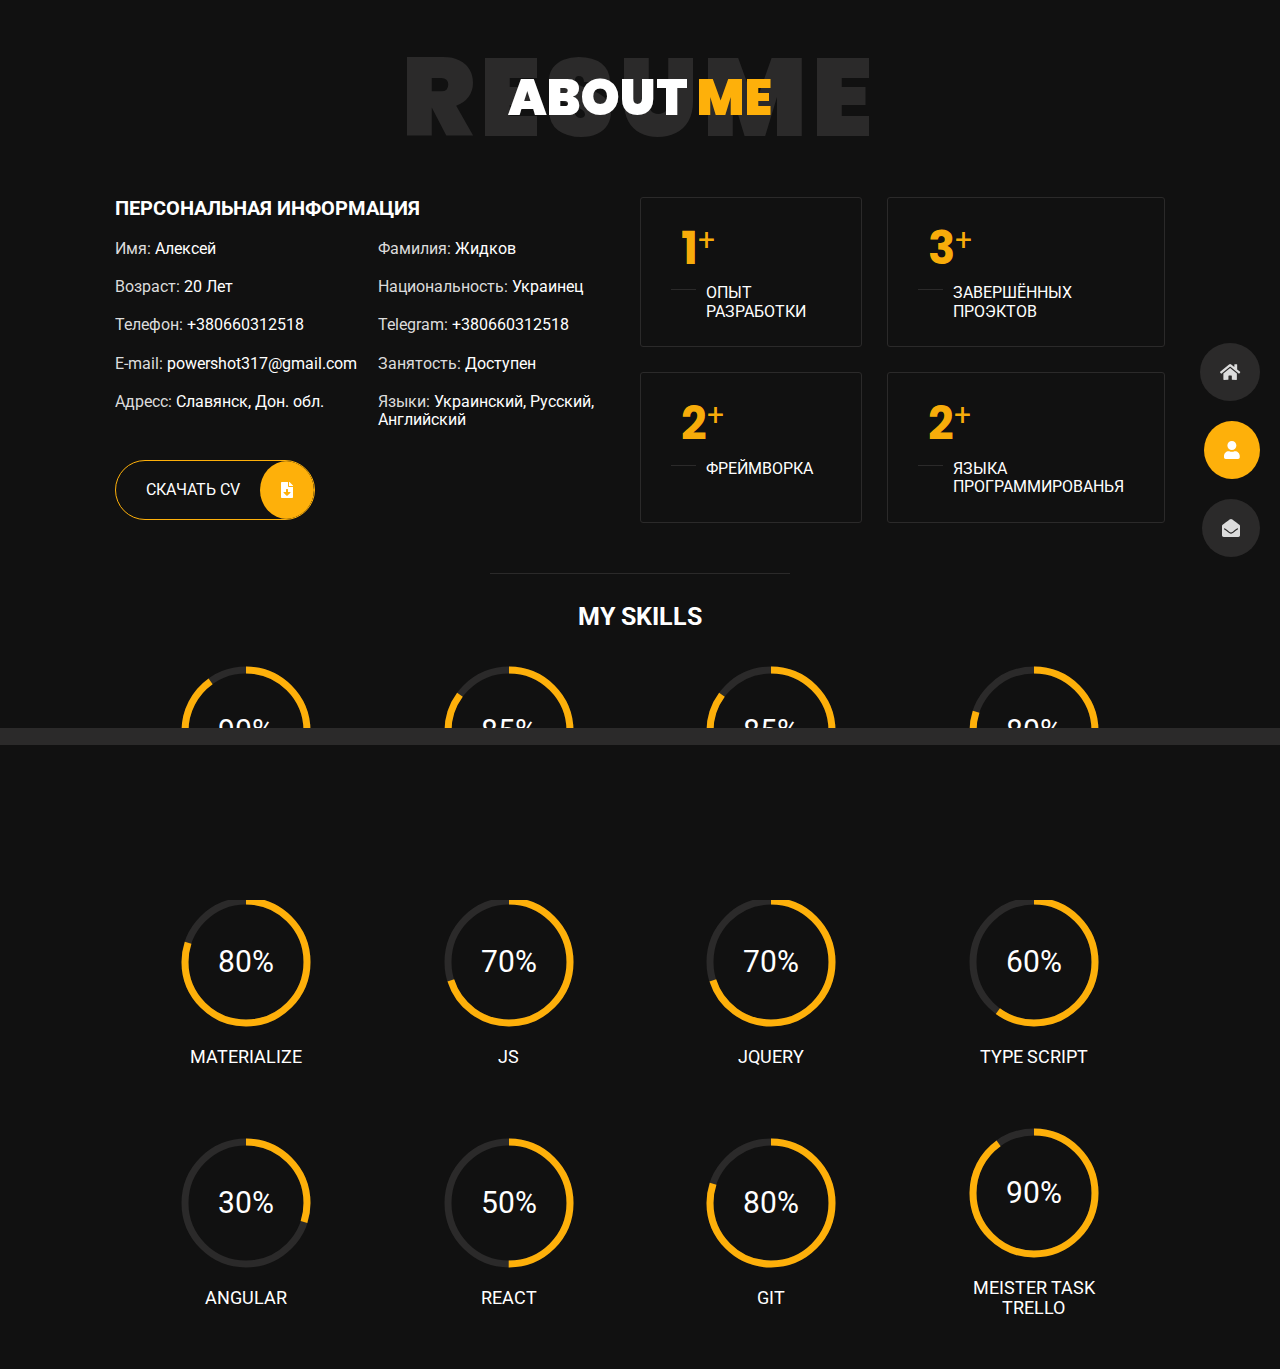
<file: about.html>
<!DOCTYPE html>
<html lang="ru">
<head>
    <meta charset="UTF-8">
    <meta http-equiv="X-UA-Compatible" content="IE=edge">
    <meta name="viewport" content="width=device-width, initial-scale=1.0">
    <title>Portfolio Alexey Zhidkov</title>
    <link rel="shortcut icon"  href="/img/favicon/favicon.png" type="image/png" />
    <link rel="stylesheet" href="css/normalize.css" />
    <link
    rel="stylesheet"
    href="https://cdnjs.cloudflare.com/ajax/libs/animate.css/4.1.1/animate.min.css"
  />
    <link rel="stylesheet" href="css/style.css" />
    <script src="js/fonts/all.js" defer></script>

    <!-- Preloader -->
    <script src="js/components/Preloader/preloader.js" defer></script>

    <!-- Header -->
    <script src="js/components/Header/header.js" defer></script>

    <!-- About page script -->
    <script src="js/components/About/about.js" defer></script>
</head>
<body>
    <div id="header">

    </div>

    <main class="wraper">
      <div id="about">
        <section class="title-section">
          <h1>About <span>me</span></h1>
          <span class="bg-title">Resume</span>
        </section>
        <div id="aboutMeBlock" class="about-me-block">
          
        </div>
      </div>
    </main>
</body>
</html>
</file>
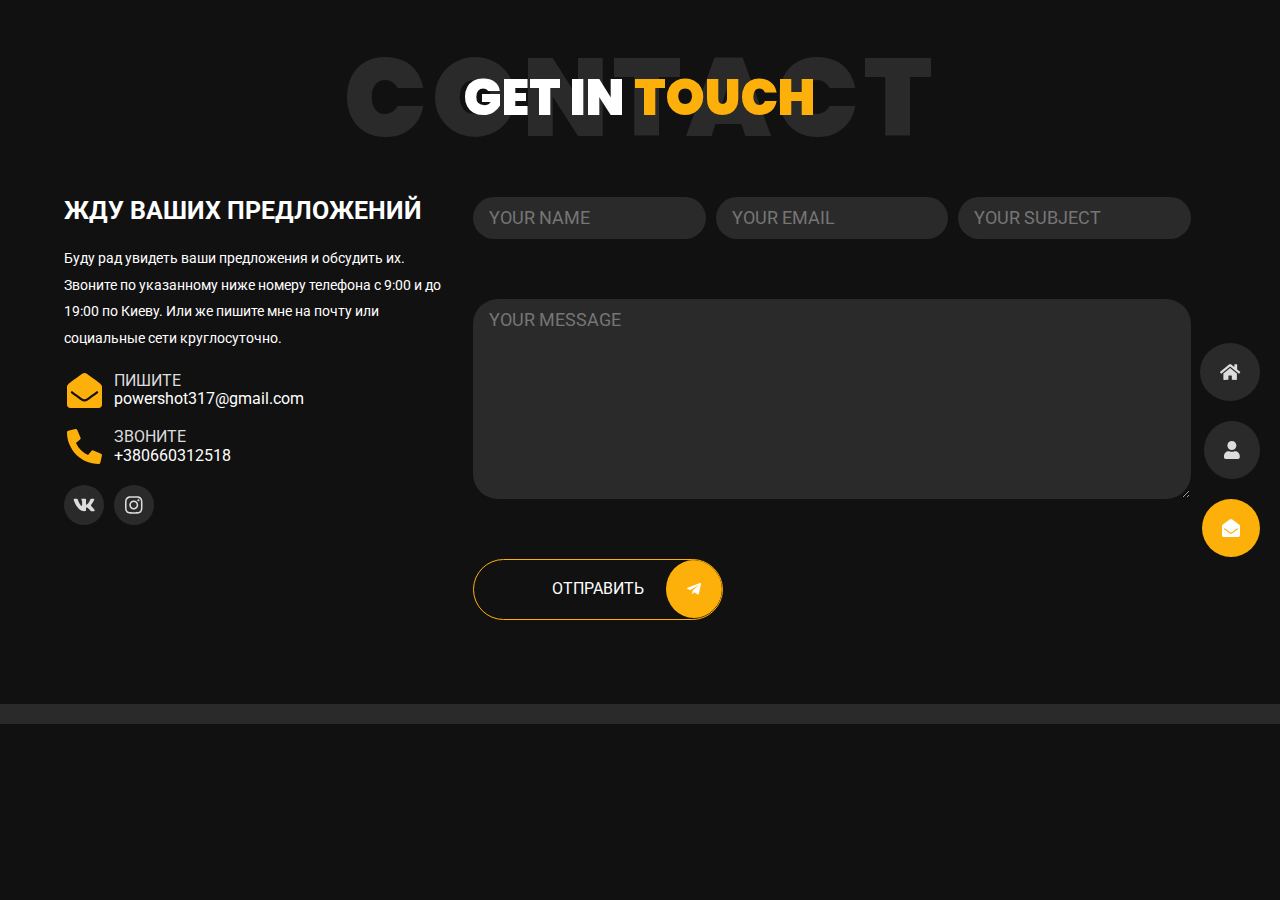
<file: contact.html>
<!DOCTYPE html>
<html lang="ru">
<head>
    <meta charset="UTF-8">
    <meta http-equiv="X-UA-Compatible" content="IE=edge">
    <meta name="viewport" content="width=device-width, initial-scale=1.0">
    <title>Portfolio Alexey Zhidkov</title>
    <link rel="shortcut icon"  href="/img/favicon/favicon.png" type="image/png" />
    <link rel="stylesheet" href="css/normalize.css" />
    <link rel="stylesheet" href="css/style.css" />
    <script src="js/fonts/all.js" defer></script>

    <!-- Preloader -->
    <script src="js/components/Preloader/preloader.js" defer></script>

    <!-- Header -->
    <script src="js/components/Header/header.js" defer></script>

    <!-- Contact page script -->
    <script src="js/components/Contact/contact.js" defer></script>
</head>
<body>
    <div id="header">
        
    </div>

    <main class="wraper">
        <div id="contact">
            <section class="title-section">
                <h1>get in <span>touch</span></h1>
                <span class="bg-title">Contact</span>
              </section>
              <div class="me-contact">

              </div>
        </div>
    </main>
</body>
</html>
</file>
<file: css/style.css>
@import url("https://fonts.googleapis.com/css2?family=Roboto:wght@300;400;500;700;900&display=swap");
@import url("https://fonts.googleapis.com/css2?family=Poppins:wght@100;200;300;400;500;600;700;800;900&display=swap");
* {
  margin: 0;
  padding: 0;
  -webkit-box-sizing: border-box;
          box-sizing: border-box;
  font-family: "Roboto", sans-serif;
}

body,
html,
h1,
h2,
h3,
h4,
h5,
p,
span,
ul,
li,
ol,
progress,
div,
header,
section,
footer,
main {
  margin: 0;
  padding: 0;
  list-style: none;
}

body {
  background-color: #111111;
}

::-moz-selection {
  background-color: rgba(255, 177, 10, 0.996);
  color: #fff;
}

::selection {
  background-color: rgba(255, 177, 10, 0.996);
  color: #fff;
}

::-webkit-scrollbar {
  width: 4px;
  background-color: #2b2a2a;
}

::-webkit-scrollbar-thumb {
  width: 100%;
  background-color: rgba(255, 177, 10, 0.996);
  border-radius: 3px;
}

#header header .desktop-menu {
  display: -webkit-box;
  display: -ms-flexbox;
  display: flex;
  -webkit-box-pack: end;
      -ms-flex-pack: end;
          justify-content: flex-end;
  -webkit-box-align: center;
      -ms-flex-align: center;
          align-items: center;
  height: 100%;
  position: fixed;
  z-index: 10;
  right: 20px;
}
#header header .desktop-menu ul {
  display: -ms-grid;
  display: grid;
  -ms-grid-columns: 1fr;
  grid-template-columns: 1fr;
  grid-row-gap: 20px;
  justify-items: end;
}
#header header .desktop-menu ul .header-link {
  -webkit-box-sizing: content-box;
          box-sizing: content-box;
  display: -webkit-box;
  display: -ms-flexbox;
  display: flex;
  -webkit-box-pack: center;
      -ms-flex-pack: center;
          justify-content: center;
  -webkit-box-align: center;
      -ms-flex-align: center;
          align-items: center;
  -webkit-box-orient: horizontal;
  -webkit-box-direction: reverse;
      -ms-flex-direction: row-reverse;
          flex-direction: row-reverse;
  color: #dcdcdc;
  background-color: #2b2a2a;
  padding: 20px;
  border-radius: 50%;
  text-decoration: none;
  text-transform: uppercase;
  -webkit-transition: background-color 0.2s ease-out;
  transition: background-color 0.2s ease-out;
}
#header header .desktop-menu ul .header-link:hover {
  color: #ffffff;
  background-color: rgba(255, 177, 10, 0.996);
  -webkit-box-shadow: 0px 0px 15px 3px rgba(255, 177, 10, 0.8);
          box-shadow: 0px 0px 15px 3px rgba(255, 177, 10, 0.8);
}
#header header .desktop-menu ul .header-link .icon {
  font-size: 18px;
}
#header header .desktop-menu ul .header-link span {
  display: none;
  margin-right: 20px;
}
#header header .desktop-menu ul .header-link-active {
  color: #ffffff;
  background-color: rgba(255, 177, 10, 0.996);
}
#header header .desktop-menu ul .header-link-hover {
  border-radius: 25px;
  -webkit-box-pack: justify;
      -ms-flex-pack: justify;
          justify-content: space-between;
}
#header header .desktop-menu ul .header-link-hover span {
  display: block;
}
#header header .mobile-menu-block {
  display: none;
}
#header header .mobile-menu-block .switch-menu__btn {
  display: -webkit-box;
  display: -ms-flexbox;
  display: flex;
  width: 50px;
  height: 50px;
  font-size: 20px;
  border-radius: 5px;
  color: #dcdcdc;
  text-decoration: none;
  outline: none;
  border: none;
  background-color: #2b2a2a;
  -webkit-box-pack: center;
      -ms-flex-pack: center;
          justify-content: center;
  -webkit-box-align: center;
      -ms-flex-align: center;
          align-items: center;
  cursor: pointer;
  position: fixed;
  z-index: 100;
  top: 20px;
  right: 20px;
}
#header header .mobile-menu-block .switch-menu__btn:hover {
  font-size: 22px;
  color: #ffffff;
}
#header header .mobile-menu-block .mobile-menu {
  width: 0%;
  height: 100vh;
  background: #2b2a2a;
  position: fixed;
  z-index: 10;
  top: 0;
  left: 0;
  -webkit-transition: width 0.2s ease-out;
  transition: width 0.2s ease-out;
  overflow: hidden;
}
#header header .mobile-menu-block .mobile-menu ul {
  margin-top: 65px;
  padding: 0 25px;
}
#header header .mobile-menu-block .mobile-menu ul li {
  cursor: pointer;
  border-bottom: 1px solid #a5a5a5;
}
#header header .mobile-menu-block .mobile-menu ul li:last-child {
  border-bottom: none;
}
#header header .mobile-menu-block .mobile-menu ul li .header-link {
  color: #ffffff;
  display: -webkit-box;
  display: -ms-flexbox;
  display: flex;
  -webkit-box-align: center;
      -ms-flex-align: center;
          align-items: center;
  text-decoration: none;
  padding: 20px 0;
  font-size: 25px;
  text-transform: uppercase;
}
#header header .mobile-menu-block .mobile-menu ul li .header-link:hover span {
  color: rgba(255, 177, 10, 0.996);
}
#header header .mobile-menu-block .mobile-menu ul li .header-link span {
  margin-left: 20px;
}
#header header .mobile-menu-block .mobile-menu ul li .header-link-active {
  color: rgba(255, 177, 10, 0.996);
}
#header header .mobile-menu-block .mobile-menu-active {
  width: 100%;
  overflow: auto;
}

.preloader {
  position: fixed;
  width: 100%;
  bottom: 0;
  display: -webkit-box;
  display: -ms-flexbox;
  display: flex;
  -webkit-box-orient: vertical;
  -webkit-box-direction: normal;
      -ms-flex-direction: column;
          flex-direction: column;
  -webkit-box-pack: end;
      -ms-flex-pack: end;
          justify-content: flex-end;
  z-index: 9999;
  -webkit-transition: all 0.5 linear;
  transition: all 0.5 linear;
}
.preloader .preloader-line {
  width: 100%;
  height: 10%;
  background-color: #2b2a2a;
}
.preloader .preloader-bg {
  width: 100%;
  height: 90%;
  background-color: #111111;
  -webkit-transition: all 0.5 linear;
  transition: all 0.5 linear;
}

.preloader-hide {
  -webkit-transition: all 0.5 linear;
  transition: all 0.5 linear;
}

.home {
  display: -webkit-box;
  display: -ms-flexbox;
  display: flex;
  -webkit-box-pack: center;
      -ms-flex-pack: center;
          justify-content: center;
  min-height: 100vh;
}
.home .color-bg-block {
  background-color: rgba(255, 177, 10, 0.996);
  width: 25%;
  height: 150vh;
  top: -20%;
  left: -75px;
  position: fixed;
  z-index: -1;
  -webkit-transform: rotate(-15deg);
          transform: rotate(-15deg);
}
.home .container {
  width: 95%;
  display: -webkit-box;
  display: -ms-flexbox;
  display: flex;
}
.home .container main {
  display: -webkit-box;
  display: -ms-flexbox;
  display: flex;
  width: 90%;
  -webkit-box-pack: justify;
      -ms-flex-pack: justify;
          justify-content: space-between;
  -webkit-box-align: center;
      -ms-flex-align: center;
          align-items: center;
  height: 100%;
}
.home .container main .img-block {
  width: 40%;
  height: 90%;
  border-radius: 20px;
  background-color: #000;
  background-image: url("../img/zwartevilt.png");
  background-repeat: repeat;
  -webkit-box-shadow: 0px 8px 15px 7px rgba(0, 0, 0, 0.5);
          box-shadow: 0px 8px 15px 7px rgba(0, 0, 0, 0.5);
  overflow: hidden;
}
.home .container main .img-block img {
  width: 100%;
  height: 100%;
  border-radius: 20px;
  -o-object-fit: cover;
     object-fit: cover;
}
.home .container main .info {
  width: 50%;
  color: #ffffff;
}
.home .container main .info h1 {
  font-size: 40px;
  text-transform: uppercase;
  padding-bottom: 25px;
}
.home .container main .info h1 span {
  display: block;
  color: rgba(255, 177, 10, 0.996);
}
.home .container main .info p {
  font-size: 18px;
  line-height: 1.9;
  padding-bottom: 20px;
}
.home .container main .info .more-info-btn {
  display: -webkit-box;
  display: -ms-flexbox;
  display: flex;
  max-width: 300px;
  padding: 20px;
  position: relative;
  -webkit-box-pack: center;
      -ms-flex-pack: center;
          justify-content: center;
  border: 1px solid rgba(255, 177, 10, 0.996);
  border-radius: 2em;
  text-decoration: none;
  color: #ffffff;
  text-align: center;
  text-transform: uppercase;
  overflow: hidden;
}
.home .container main .info .more-info-btn::before {
  content: "";
  display: block;
  position: absolute;
  top: 0;
  right: 0;
  width: 0%;
  height: 100%;
  -webkit-transition: all 0.2s linear;
  transition: all 0.2s linear;
  background-color: rgba(255, 177, 10, 0.996);
  z-index: -1;
  border-radius: 10%;
}
.home .container main .info .more-info-btn:hover {
  -webkit-box-shadow: 0px 0px 15px 3px rgba(255, 177, 10, 0.8);
          box-shadow: 0px 0px 15px 3px rgba(255, 177, 10, 0.8);
}
.home .container main .info .more-info-btn:hover::before {
  width: 110%;
}
.home .container main .info .more-info-btn .icon-block {
  display: -webkit-box;
  display: -ms-flexbox;
  display: flex;
  -webkit-box-pack: center;
      -ms-flex-pack: center;
          justify-content: center;
  -webkit-box-align: center;
      -ms-flex-align: center;
          align-items: center;
  position: absolute;
  right: 0;
  top: 0;
  padding: 21px;
  border-radius: 50%;
  background-color: rgba(255, 177, 10, 0.996);
}

#about {
  width: 90;
}
#about .title-section {
  width: 100%;
  padding: 35px 10px;
  position: relative;
}
#about .title-section h1 {
  position: absolute;
  text-transform: uppercase;
  top: 50%;
  left: 50%;
  font-family: "Poppins", sans-serif;
  font-weight: 900;
  color: #ffffff;
  font-size: 50px;
  -webkit-transform: translate(-50%, -50%);
          transform: translate(-50%, -50%);
}
#about .title-section h1 span {
  font-family: "Poppins", sans-serif;
  color: rgba(255, 177, 10, 0.996);
}
#about .title-section .bg-title {
  display: -webkit-box;
  display: -ms-flexbox;
  display: flex;
  -webkit-box-pack: center;
      -ms-flex-pack: center;
          justify-content: center;
  -webkit-box-align: center;
      -ms-flex-align: center;
          align-items: center;
  font-size: 110px;
  text-transform: uppercase;
  color: #2b2a2a;
  font-family: "Poppins", sans-serif;
  font-weight: 900;
  letter-spacing: 5px;
}
#about .about-me-block {
  width: 82%;
  max-width: 1200px;
  margin: 0 auto;
}
#about .about-me-block .about-info {
  display: -ms-grid;
  display: grid;
  -ms-grid-columns: 1fr 1fr;
  grid-template-columns: 1fr 1fr;
}
#about .about-me-block .about-info .info h3 {
  color: #ffffff;
  font-size: 20px;
  text-transform: uppercase;
  margin-bottom: 10px;
}
#about .about-me-block .about-info .info .presonal-info {
  display: -ms-grid;
  display: grid;
  -ms-grid-columns: 1fr 1fr;
  grid-template-columns: 1fr 1fr;
}
#about .about-me-block .about-info .info .presonal-info p {
  padding: 10px 0;
  color: #dcdcdc;
}
#about .about-me-block .about-info .info .presonal-info p span {
  color: #ffffff;
}
#about .about-me-block .about-info .info .open-modal-btn {
  margin-top: 20px;
  display: -webkit-box;
  display: -ms-flexbox;
  display: flex;
  min-width: 200px;
  padding: 20px;
  position: relative;
  padding-left: 30px;
  background-color: transparent;
  border: 1px solid rgba(255, 177, 10, 0.996);
  border-radius: 2em;
  text-decoration: none;
  color: #ffffff;
  text-transform: uppercase;
  overflow: hidden;
}
#about .about-me-block .about-info .info .open-modal-btn::before {
  content: "";
  display: block;
  position: absolute;
  top: 0;
  right: 0;
  width: 0%;
  height: 100%;
  -webkit-transition: all 0.2s linear;
  transition: all 0.2s linear;
  background-color: rgba(255, 177, 10, 0.996);
  z-index: -1;
  border-radius: 10%;
}
#about .about-me-block .about-info .info .open-modal-btn:hover {
  -webkit-box-shadow: 0px 0px 15px 3px rgba(255, 177, 10, 0.8);
          box-shadow: 0px 0px 15px 3px rgba(255, 177, 10, 0.8);
}
#about .about-me-block .about-info .info .open-modal-btn:hover::before {
  width: 110%;
}
#about .about-me-block .about-info .info .open-modal-btn .icon-block {
  display: -webkit-box;
  display: -ms-flexbox;
  display: flex;
  -webkit-box-pack: center;
      -ms-flex-pack: center;
          justify-content: center;
  -webkit-box-align: center;
      -ms-flex-align: center;
          align-items: center;
  position: absolute;
  right: 0;
  top: 0;
  padding: 21px;
  border-radius: 50%;
  background-color: rgba(255, 177, 10, 0.996);
}
#about .about-me-block .about-info .achievements {
  display: -ms-grid;
  display: grid;
  -ms-grid-columns: 1fr 25px 1fr;
  grid-template-columns: 1fr 1fr;
  grid-gap: 25px;
}
#about .about-me-block .about-info .achievements .item {
  padding: 25px 40px;
  border: 1px solid #2b2a2a;
  border-radius: 3px;
}
#about .about-me-block .about-info .achievements .item .count {
  display: -webkit-box;
  display: -ms-flexbox;
  display: flex;
  -webkit-box-align: start;
      -ms-flex-align: start;
          align-items: start;
  font-family: "Poppins", sans-serif;
  color: rgba(255, 177, 10, 0.996);
  font-size: 45px;
  font-weight: 700;
  padding-bottom: 10px;
}
#about .about-me-block .about-info .achievements .item .count span {
  font-weight: normal;
  font-size: 30px;
}
#about .about-me-block .about-info .achievements .item .description {
  padding-left: 25px;
  color: #ffffff;
  position: relative;
  text-transform: uppercase;
}
#about .about-me-block .about-info .achievements .item .description::after {
  content: "";
  width: 25px;
  height: 1px;
  position: absolute;
  left: -10px;
  top: 5px;
  background-color: #2b2a2a;
}
#about .about-me-block .me-skills {
  padding-top: 50px;
}
#about .about-me-block .me-skills h2 {
  padding-top: 30px;
  text-align: center;
  font-size: 25px;
  color: #ffffff;
  text-transform: uppercase;
  position: relative;
}
#about .about-me-block .me-skills h2::after {
  content: "";
  display: block;
  position: absolute;
  width: 300px;
  height: 1px;
  background-color: #2b2a2a;
  top: 0;
  left: 50%;
  -webkit-transform: translateX(-50%);
          transform: translateX(-50%);
}
#about .about-me-block .me-skills .skills-block {
  display: -webkit-box;
  display: -ms-flexbox;
  display: flex;
  -webkit-box-pack: center;
      -ms-flex-pack: center;
          justify-content: center;
  -ms-flex-wrap: wrap;
      flex-wrap: wrap;
  padding-top: 25px;
}
#about .about-me-block .me-skills .skills-block .item {
  width: 25%;
  display: -webkit-box;
  display: -ms-flexbox;
  display: flex;
  -webkit-box-orient: vertical;
  -webkit-box-direction: normal;
      -ms-flex-direction: column;
          flex-direction: column;
  -webkit-box-pack: center;
      -ms-flex-pack: center;
          justify-content: center;
}
#about .about-me-block .me-skills .skills-block .item .persent-circle-block {
  display: -webkit-box;
  display: -ms-flexbox;
  display: flex;
  -webkit-box-pack: center;
      -ms-flex-pack: center;
          justify-content: center;
  position: relative;
}
#about .about-me-block .me-skills .skills-block .item .persent-circle-block svg .progress-ring-circle-bg {
  stroke: #2b2a2a;
  -webkit-transform-origin: center;
          transform-origin: center;
  -webkit-transform: rotate(-90deg);
          transform: rotate(-90deg);
  fill: transparent;
}
#about .about-me-block .me-skills .skills-block .item .persent-circle-block svg .progress-ring-circle {
  -webkit-transform-origin: center;
          transform-origin: center;
  -webkit-transform: rotate(-90deg);
          transform: rotate(-90deg);
  stroke: rgba(255, 177, 10, 0.996);
  fill: transparent;
}
#about .about-me-block .me-skills .skills-block .item .persent-circle-block span {
  position: absolute;
  color: #ffffff;
  top: 50%;
  font-size: 30px;
  -webkit-transform: translateY(-50%);
          transform: translateY(-50%);
}
#about .about-me-block .me-skills .skills-block .item p {
  text-align: center;
  color: #ffffff;
  text-transform: uppercase;
  font-size: 18px;
  padding: 10px 0 50px 0;
}

#modalWindow {
  position: fixed;
  width: 100%;
  height: 100%;
  z-index: 1000;
  display: -webkit-box;
  display: -ms-flexbox;
  display: flex;
  -webkit-box-pack: center;
      -ms-flex-pack: center;
          justify-content: center;
  -webkit-box-align: center;
      -ms-flex-align: center;
          align-items: center;
}
#modalWindow .cover {
  width: 100%;
  height: 100%;
  position: absolute;
  background-color: rgba(0, 0, 0, 0.4);
  -webkit-backdrop-filter: blur(5px);
          backdrop-filter: blur(5px);
  cursor: pointer;
}
#modalWindow .modal-block {
  position: relative;
  width: 90%;
  max-width: 600px;
  padding: 0 25px;
  background-color: #111111;
  border-radius: 5px;
}
#modalWindow .modal-block .close {
  position: absolute;
  top: 10px;
  right: 10px;
  width: 40px;
  height: 40px;
  display: -webkit-box;
  display: -ms-flexbox;
  display: flex;
  -webkit-box-pack: center;
      -ms-flex-pack: center;
          justify-content: center;
  -webkit-box-align: center;
      -ms-flex-align: center;
          align-items: center;
  border-radius: 5px;
  border: none;
  color: #dcdcdc;
  font-size: 20px;
  background-color: #2b2a2a;
  cursor: pointer;
}
#modalWindow .modal-block .close .icon {
  -webkit-transition: all 0.2s ease-out;
  transition: all 0.2s ease-out;
  -webkit-transform: rotate(0deg);
          transform: rotate(0deg);
}
#modalWindow .modal-block .close:hover .icon {
  -webkit-transition: all 0.2s ease-out;
  transition: all 0.2s ease-out;
  -webkit-transform: rotate(180deg);
          transform: rotate(180deg);
}
#modalWindow .modal-block h3 {
  padding-top: 25px;
  font-size: 25px;
  text-align: center;
  text-transform: uppercase;
  letter-spacing: 2px;
  color: #ffffff;
}
#modalWindow .modal-block .select-lang-block {
  padding: 80px 0;
  display: -ms-grid;
  display: grid;
  -ms-grid-columns: 1fr 25px 1fr;
  grid-template-columns: 1fr 1fr;
  grid-gap: 25px;
}
#modalWindow .modal-block .select-lang-block .download-link {
  display: -webkit-box;
  display: -ms-flexbox;
  display: flex;
  -webkit-box-pack: center;
      -ms-flex-pack: center;
          justify-content: center;
  padding: 20px;
  position: relative;
  background-color: transparent;
  border: 1px solid rgba(255, 177, 10, 0.996);
  border-radius: 2em;
  text-decoration: none;
  color: #ffffff;
  text-transform: uppercase;
  overflow: hidden;
}
#modalWindow .modal-block .select-lang-block .download-link::before {
  content: "";
  display: block;
  position: absolute;
  top: 0;
  right: 0;
  width: 0%;
  height: 100%;
  -webkit-transition: all 0.2s linear;
  transition: all 0.2s linear;
  background-color: rgba(255, 177, 10, 0.996);
  z-index: -1;
  border-radius: 10%;
}
#modalWindow .modal-block .select-lang-block .download-link:hover {
  -webkit-box-shadow: 0px 0px 15px 3px rgba(255, 177, 10, 0.8);
          box-shadow: 0px 0px 15px 3px rgba(255, 177, 10, 0.8);
}
#modalWindow .modal-block .select-lang-block .download-link:hover::before {
  width: 110%;
}
#modalWindow .modal-block .select-lang-block .download-link .icon-block {
  display: -webkit-box;
  display: -ms-flexbox;
  display: flex;
  -webkit-box-pack: center;
      -ms-flex-pack: center;
          justify-content: center;
  -webkit-box-align: center;
      -ms-flex-align: center;
          align-items: center;
  position: absolute;
  right: 0;
  top: 0;
  padding: 21px;
  border-radius: 50%;
  background-color: rgba(255, 177, 10, 0.996);
}

#contact {
  width: 90%;
  max-width: 1200px;
  margin: 0 auto;
}
#contact .title-section {
  width: 100%;
  padding: 35px 10px;
  position: relative;
}
#contact .title-section h1 {
  position: absolute;
  text-transform: uppercase;
  top: 50%;
  left: 50%;
  font-family: "Poppins", sans-serif;
  font-weight: 900;
  color: #ffffff;
  font-size: 50px;
  -webkit-transform: translate(-50%, -50%);
          transform: translate(-50%, -50%);
}
#contact .title-section h1 span {
  font-family: "Poppins", sans-serif;
  color: rgba(255, 177, 10, 0.996);
}
#contact .title-section .bg-title {
  display: -webkit-box;
  display: -ms-flexbox;
  display: flex;
  -webkit-box-pack: center;
      -ms-flex-pack: center;
          justify-content: center;
  -webkit-box-align: center;
      -ms-flex-align: center;
          align-items: center;
  font-size: 110px;
  text-transform: uppercase;
  color: #2b2a2a;
  font-family: "Poppins", sans-serif;
  font-weight: 900;
  letter-spacing: 5px;
}
#contact .me-contact section {
  display: -ms-grid;
  display: grid;
  -ms-grid-columns: 1fr 2fr;
  grid-template-columns: 1fr 2fr;
}
#contact .me-contact section .info h3 {
  font-size: 25px;
  color: #ffffff;
  text-transform: uppercase;
  padding-bottom: 20px;
}
#contact .me-contact section .info .description {
  color: #ffffff;
  font-size: 14px;
  line-height: 1.9;
  padding-bottom: 20px;
}
#contact .me-contact section .info .contact-data {
  display: -ms-grid;
  display: grid;
  -ms-grid-columns: 50px 1fr;
  grid-template-columns: 50px 1fr;
  padding-bottom: 20px;
}
#contact .me-contact section .info .contact-data .icon-block {
  display: -webkit-box;
  display: -ms-flexbox;
  display: flex;
  -webkit-box-pack: center;
      -ms-flex-pack: center;
          justify-content: center;
  -webkit-box-align: center;
      -ms-flex-align: center;
          align-items: center;
  font-size: 35px;
  color: rgba(255, 177, 10, 0.996);
  padding-right: 10px;
}
#contact .me-contact section .info .contact-data p {
  display: -webkit-box;
  display: -ms-flexbox;
  display: flex;
  -webkit-box-orient: vertical;
  -webkit-box-direction: normal;
      -ms-flex-direction: column;
          flex-direction: column;
  -webkit-box-pack: center;
      -ms-flex-pack: center;
          justify-content: center;
  color: #ffffff;
}
#contact .me-contact section .info .contact-data p span {
  text-transform: uppercase;
  color: #dcdcdc;
}
#contact .me-contact section .info .social-block {
  display: -webkit-box;
  display: -ms-flexbox;
  display: flex;
  -webkit-box-align: center;
      -ms-flex-align: center;
          align-items: center;
}
#contact .me-contact section .info .social-block .social-link {
  width: 40px;
  height: 40px;
  display: -webkit-box;
  display: -ms-flexbox;
  display: flex;
  -webkit-box-pack: center;
      -ms-flex-pack: center;
          justify-content: center;
  -webkit-box-align: center;
      -ms-flex-align: center;
          align-items: center;
  border-radius: 50%;
  font-size: 20px;
  color: #dcdcdc;
  margin-right: 10px;
  background-color: #2b2a2a;
}
#contact .me-contact section .info .social-block .social-link:hover {
  color: #ffffff;
  background-color: rgba(255, 177, 10, 0.996);
}
#contact .me-contact section .contact-form {
  padding: 0 25px;
}
#contact .me-contact section .contact-form .top-inputs {
  display: -ms-grid;
  display: grid;
  -ms-grid-columns: 1fr 10px 1fr 10px 1fr;
  grid-template-columns: 1fr 1fr 1fr;
  grid-column-gap: 10px;
}
#contact .me-contact section .contact-form .top-inputs .input-block {
  position: relative;
}
#contact .me-contact section .contact-form .top-inputs .input-block input {
  width: 100%;
  font-size: 18px;
  padding: 10px 15px;
  border-radius: 25px;
  background-color: #2b2a2a;
  color: #ffffff;
  border: 1px solid transparent;
  outline: none;
}
#contact .me-contact section .contact-form .top-inputs .input-block input:hover {
  border: 1px solid rgba(255, 177, 10, 0.996);
}
#contact .me-contact section .contact-form .top-inputs .input-block input:focus {
  -webkit-box-shadow: 0px 0px 15px 3px rgba(255, 177, 10, 0.8);
          box-shadow: 0px 0px 15px 3px rgba(255, 177, 10, 0.8);
  border: 1px solid rgba(255, 177, 10, 0.996);
}
#contact .me-contact section .contact-form .input-block {
  display: -webkit-box;
  display: -ms-flexbox;
  display: flex;
  -webkit-box-orient: vertical;
  -webkit-box-direction: normal;
      -ms-flex-direction: column;
          flex-direction: column;
  position: relative;
  margin-bottom: 60px;
}
#contact .me-contact section .contact-form .input-block textarea {
  width: 100%;
  font-size: 18px;
  padding: 10px 15px;
  border-radius: 25px;
  background-color: #2b2a2a;
  color: #ffffff;
  border: 1px solid transparent;
  outline: none;
  resize: vertical;
  min-height: 200px;
}
#contact .me-contact section .contact-form .input-block textarea::-webkit-scrollbar {
  width: 0px;
  background-color: #2b2a2a;
}
#contact .me-contact section .contact-form .input-block textarea:hover {
  border: 1px solid rgba(255, 177, 10, 0.996);
}
#contact .me-contact section .contact-form .input-block textarea:focus {
  -webkit-box-shadow: 0px 0px 15px 3px rgba(255, 177, 10, 0.8);
          box-shadow: 0px 0px 15px 3px rgba(255, 177, 10, 0.8);
  border: 1px solid rgba(255, 177, 10, 0.996);
}
#contact .me-contact section .contact-form .input-block .error-message {
  display: -webkit-box;
  display: -ms-flexbox;
  display: flex;
  -webkit-box-pack: center;
      -ms-flex-pack: center;
          justify-content: center;
  -webkit-box-align: center;
      -ms-flex-align: center;
          align-items: center;
  min-width: 100px;
  padding: 10px;
  border-radius: 25px;
  position: absolute;
  top: -50px;
  color: #ffffff;
  background-color: #ff0019;
}
#contact .me-contact section .contact-form .send-message {
  display: -webkit-box;
  display: -ms-flexbox;
  display: flex;
  min-width: 250px;
  padding: 20px;
  margin-bottom: 25px;
  position: relative;
  -webkit-box-pack: center;
      -ms-flex-pack: center;
          justify-content: center;
  border: 1px solid rgba(255, 177, 10, 0.996);
  border-radius: 2em;
  text-decoration: none;
  background-color: transparent;
  color: #ffffff;
  text-align: center;
  text-transform: uppercase;
  overflow: hidden;
}
#contact .me-contact section .contact-form .send-message::before {
  content: "";
  display: block;
  position: absolute;
  top: 0;
  right: 0;
  width: 0%;
  height: 100%;
  -webkit-transition: all 0.2s linear;
  transition: all 0.2s linear;
  background-color: rgba(255, 177, 10, 0.996);
  z-index: -1;
  border-radius: 10%;
}
#contact .me-contact section .contact-form .send-message:hover {
  -webkit-box-shadow: 0px 0px 15px 3px rgba(255, 177, 10, 0.8);
          box-shadow: 0px 0px 15px 3px rgba(255, 177, 10, 0.8);
}
#contact .me-contact section .contact-form .send-message:hover::before {
  width: 110%;
}
#contact .me-contact section .contact-form .send-message .icon-block {
  display: -webkit-box;
  display: -ms-flexbox;
  display: flex;
  -webkit-box-pack: center;
      -ms-flex-pack: center;
          justify-content: center;
  -webkit-box-align: center;
      -ms-flex-align: center;
          align-items: center;
  position: absolute;
  right: 0;
  top: 0;
  padding: 21px;
  border-radius: 50%;
  background-color: rgba(255, 177, 10, 0.996);
}
#contact .complite-message {
  margin: 25px 0;
  width: 100%;
  padding: 10px;
  text-align: center;
  text-transform: uppercase;
  color: #ffffff;
  font-size: 20px;
  border-radius: 25px;
  background-color: rgba(33, 237, 33, 0.975);
}

@media screen and (max-width: 1060px) {
  #about .about-me-block .about-info {
    -ms-grid-columns: 1fr;
    grid-template-columns: 1fr;
  }
  #about .about-me-block .about-info .info {
    padding-bottom: 20px;
  }

  #contact {
    width: 100%;
  }
  #contact .me-contact section {
    margin: 0 auto;
    width: 80%;
    -ms-grid-columns: 1fr;
    grid-template-columns: 1fr;
  }
  #contact .me-contact section .info {
    margin-bottom: 60px;
  }
  #contact .me-contact section .info h3 {
    text-align: center;
  }
  #contact .me-contact section .contact-form {
    padding: 0;
  }
}
@media screen and (max-width: 900px) {
  #header header .desktop-menu {
    display: none;
  }
  #header header .mobile-menu-block {
    display: block;
  }

  .home .color-bg-block {
    display: none;
  }
  .home .container main {
    padding-top: 50px;
    width: 100%;
    -webkit-box-orient: vertical;
    -webkit-box-direction: normal;
        -ms-flex-direction: column;
            flex-direction: column;
    -webkit-box-pack: start;
        -ms-flex-pack: start;
            justify-content: flex-start;
  }
  .home .container main .img-block {
    width: 200px;
    height: 200px;
    border-radius: 50%;
    border: 5px solid #2b2a2a;
    overflow: hidden;
  }
  .home .container main .img-block img {
    -o-object-fit: contain;
       object-fit: contain;
    height: 120%;
  }
  .home .container main .info {
    width: 100%;
    padding: 40px 0 0 0;
    text-align: center;
  }
  .home .container main .info .more-info-btn {
    margin: 0 auto 25px auto;
  }
}
@media screen and (max-width: 768px) {
  #about .about-me-block .me-skills .skills-block .item {
    width: 50%;
  }
}
@media screen and (max-width: 650px) {
  #header header .mobile-menu-block .switch-menu__btn {
    top: 10px;
    right: 10px;
  }

  #about .title-section {
    z-index: 1;
    position: fixed;
    background-color: #2b2a2a;
    padding: 22px;
    margin-bottom: 30px;
  }
  #about .title-section h1 {
    font-size: 25px;
    position: static;
    -webkit-transform: translateX(0);
            transform: translateX(0);
  }
  #about .title-section .bg-title {
    display: none;
    font-size: 80px;
  }
  #about .about-me-block {
    padding: 100px 15px 0 15px;
  }
  #about .about-me-block .about-info .achievements {
    -ms-grid-columns: 1fr;
    grid-template-columns: 1fr;
  }

  #contact .title-section {
    z-index: 1;
    position: fixed;
    background-color: #2b2a2a;
    padding: 22px;
    margin-bottom: 30px;
  }
  #contact .title-section h1 {
    font-size: 25px;
    position: static;
    -webkit-transform: translateX(0);
            transform: translateX(0);
  }
  #contact .title-section .bg-title {
    display: none;
    font-size: 80px;
  }
  #contact .me-contact section {
    width: 100%;
    padding: 100px 15px 0 15px;
  }
  #contact .me-contact section .contact-form-block .contact-form .top-inputs {
    -ms-grid-columns: 1fr;
    grid-template-columns: 1fr;
  }
  #contact .me-contact section .contact-form-block .contact-form .input-block {
    margin-bottom: 25px;
  }
  #contact .me-contact section .contact-form-block .contact-form .error-message {
    width: 200px;
    position: static;
    margin-bottom: 10px;
  }
}
@media screen and (max-width: 420px) {
  #about .about-me-block .about-info .info .presonal-info {
    -ms-grid-columns: 1fr;
    grid-template-columns: 1fr;
  }
}
</file>
